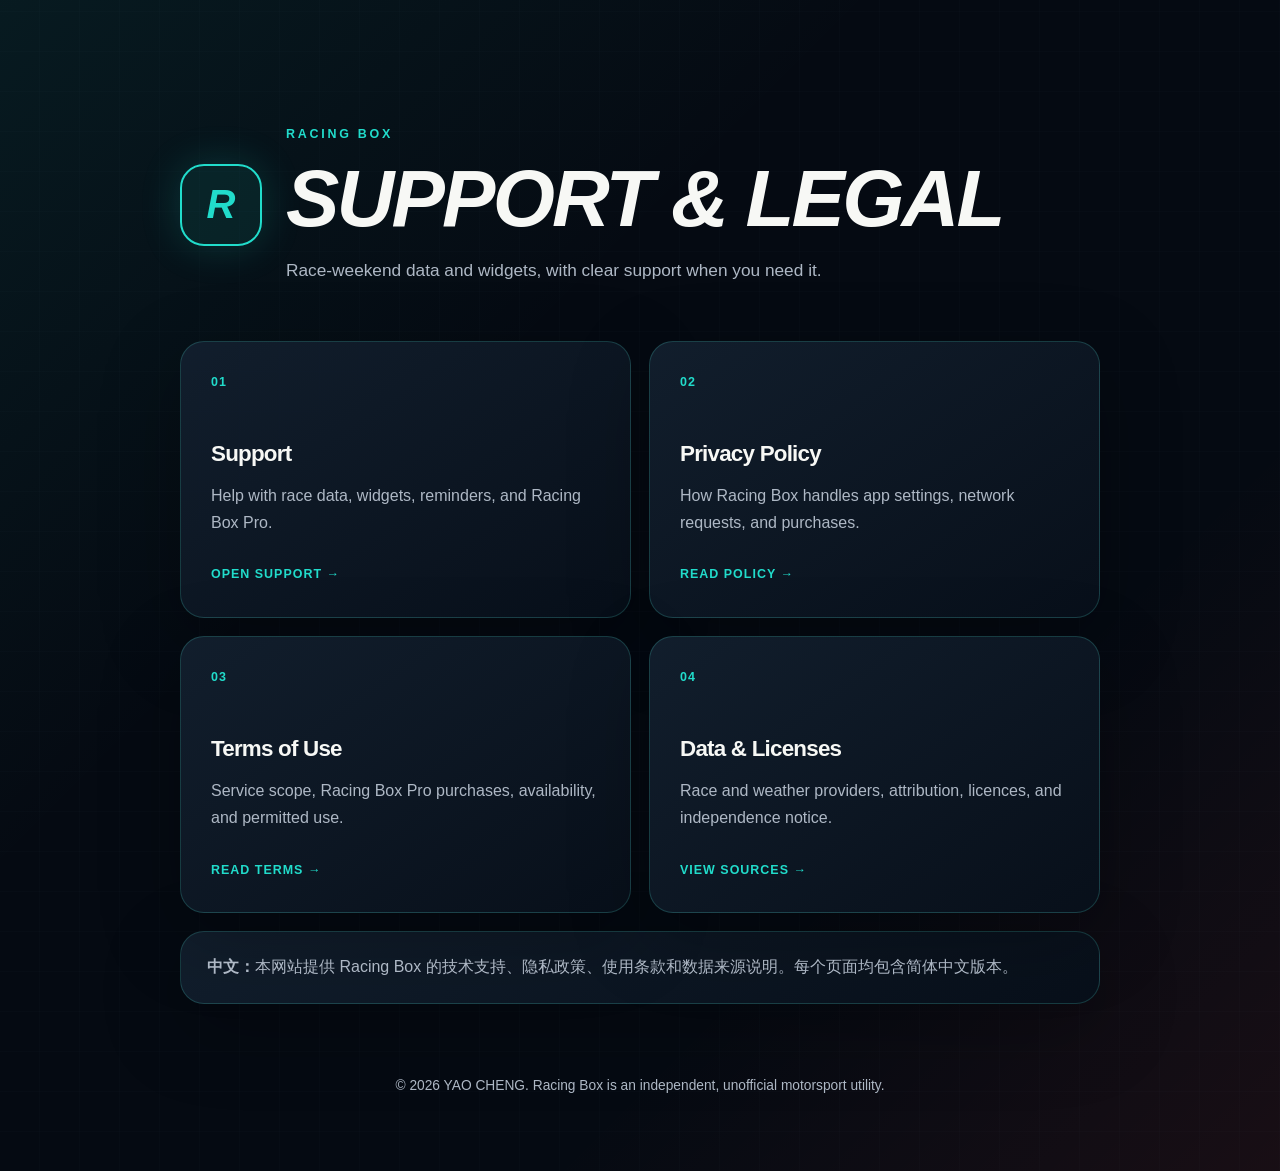
<file: index.html>
<!doctype html>
<html lang="en">
<head>
  <meta charset="utf-8">
  <meta name="viewport" content="width=device-width, initial-scale=1">
  <meta name="description" content="Official support, privacy, terms, and data information for Racing Box.">
  <title>Racing Box — Support &amp; Legal</title>
  <link rel="stylesheet" href="styles.css">
</head>
<body>
  <main class="shell">
    <header class="hero">
      <div class="brand-mark" aria-hidden="true">R</div>
      <div>
        <p class="eyebrow">RACING BOX</p>
        <h1>Support &amp; Legal</h1>
        <p class="lede">Race-weekend data and widgets, with clear support when you need it.</p>
      </div>
    </header>

    <section class="card-grid" aria-label="Resources">
      <a class="resource-card" href="support.html">
        <span class="card-index">01</span>
        <h2>Support</h2>
        <p>Help with race data, widgets, reminders, and Racing Box Pro.</p>
        <span class="card-link">Open support →</span>
      </a>

      <a class="resource-card" href="privacy.html">
        <span class="card-index">02</span>
        <h2>Privacy Policy</h2>
        <p>How Racing Box handles app settings, network requests, and purchases.</p>
        <span class="card-link">Read policy →</span>
      </a>

      <a class="resource-card" href="terms.html">
        <span class="card-index">03</span>
        <h2>Terms of Use</h2>
        <p>Service scope, Racing Box Pro purchases, availability, and permitted use.</p>
        <span class="card-link">Read terms →</span>
      </a>

      <a class="resource-card" href="data-licenses.html">
        <span class="card-index">04</span>
        <h2>Data &amp; Licenses</h2>
        <p>Race and weather providers, attribution, licences, and independence notice.</p>
        <span class="card-link">View sources →</span>
      </a>
    </section>

    <section class="language-note">
      <p><strong>中文：</strong>本网站提供 Racing Box 的技术支持、隐私政策、使用条款和数据来源说明。每个页面均包含简体中文版本。</p>
    </section>

    <footer>
      <p>© 2026 YAO CHENG. Racing Box is an independent, unofficial motorsport utility.</p>
    </footer>
  </main>
</body>
</html>
</file>
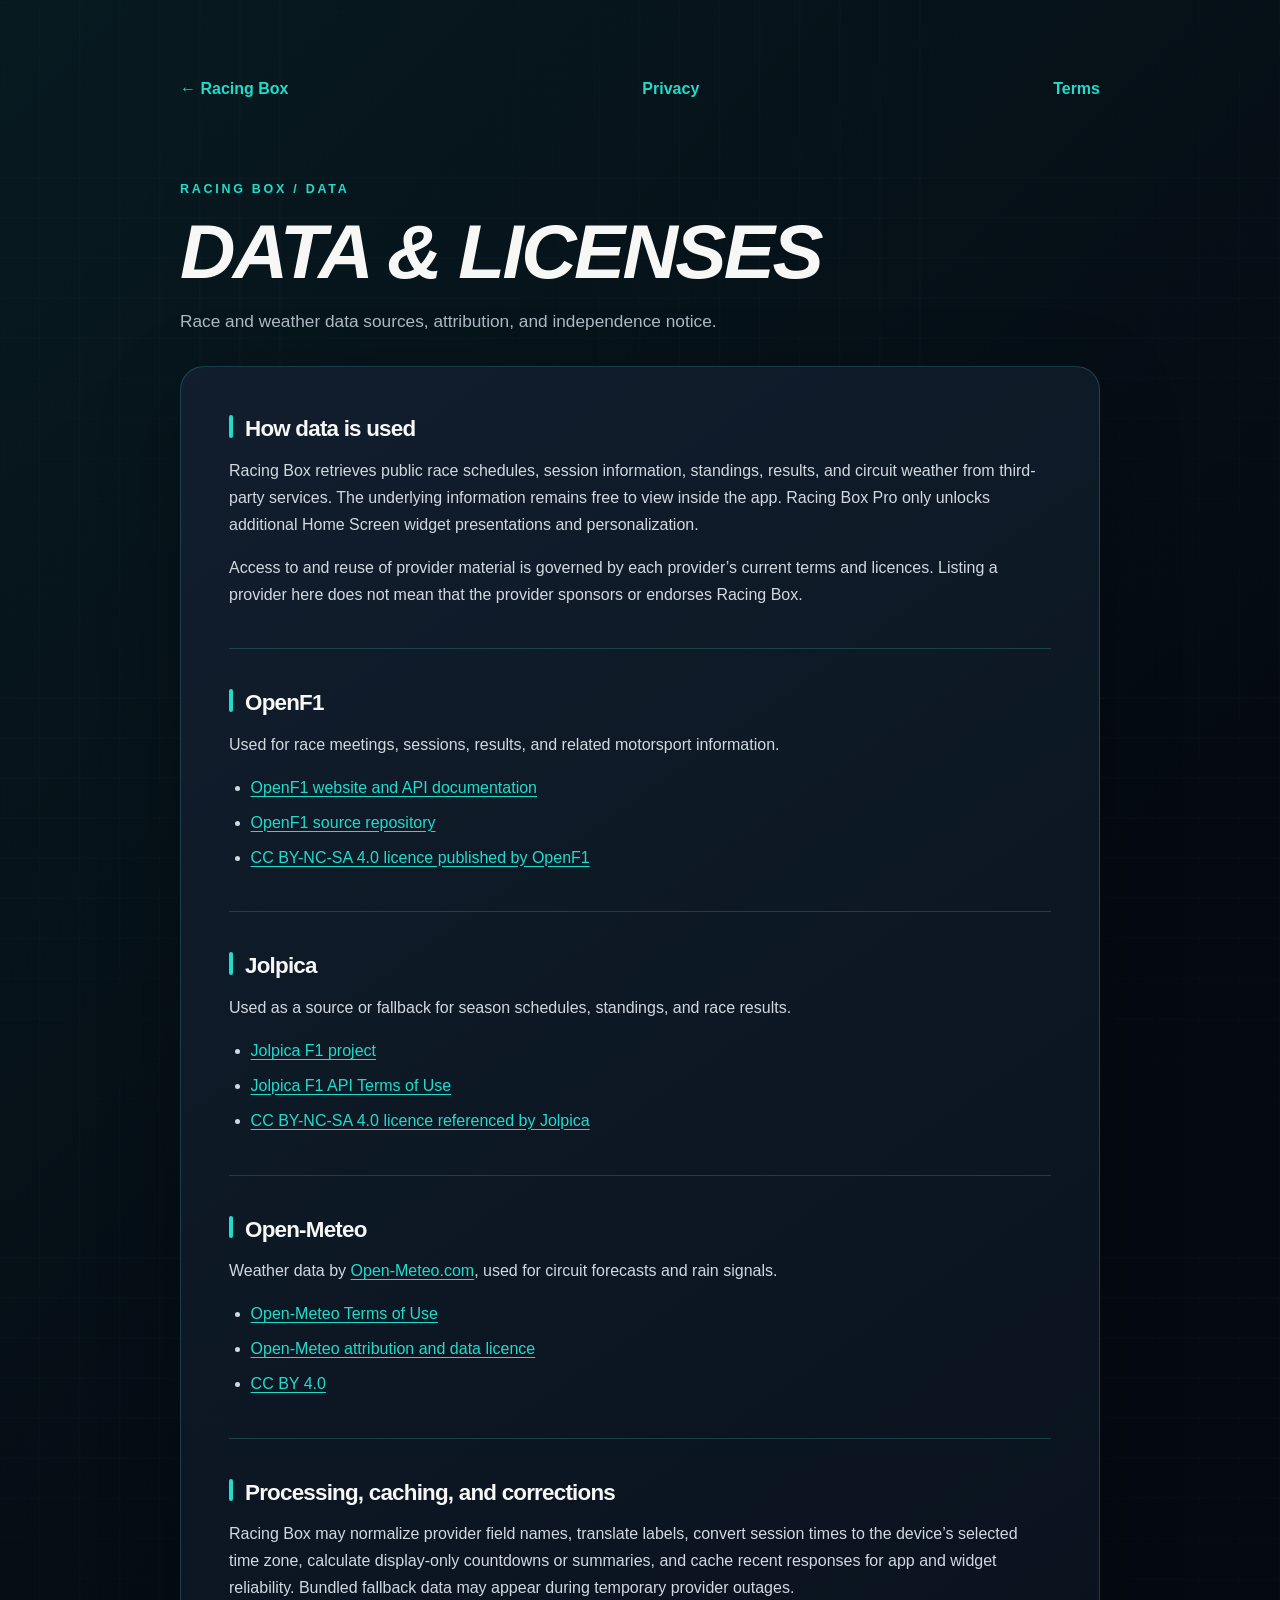
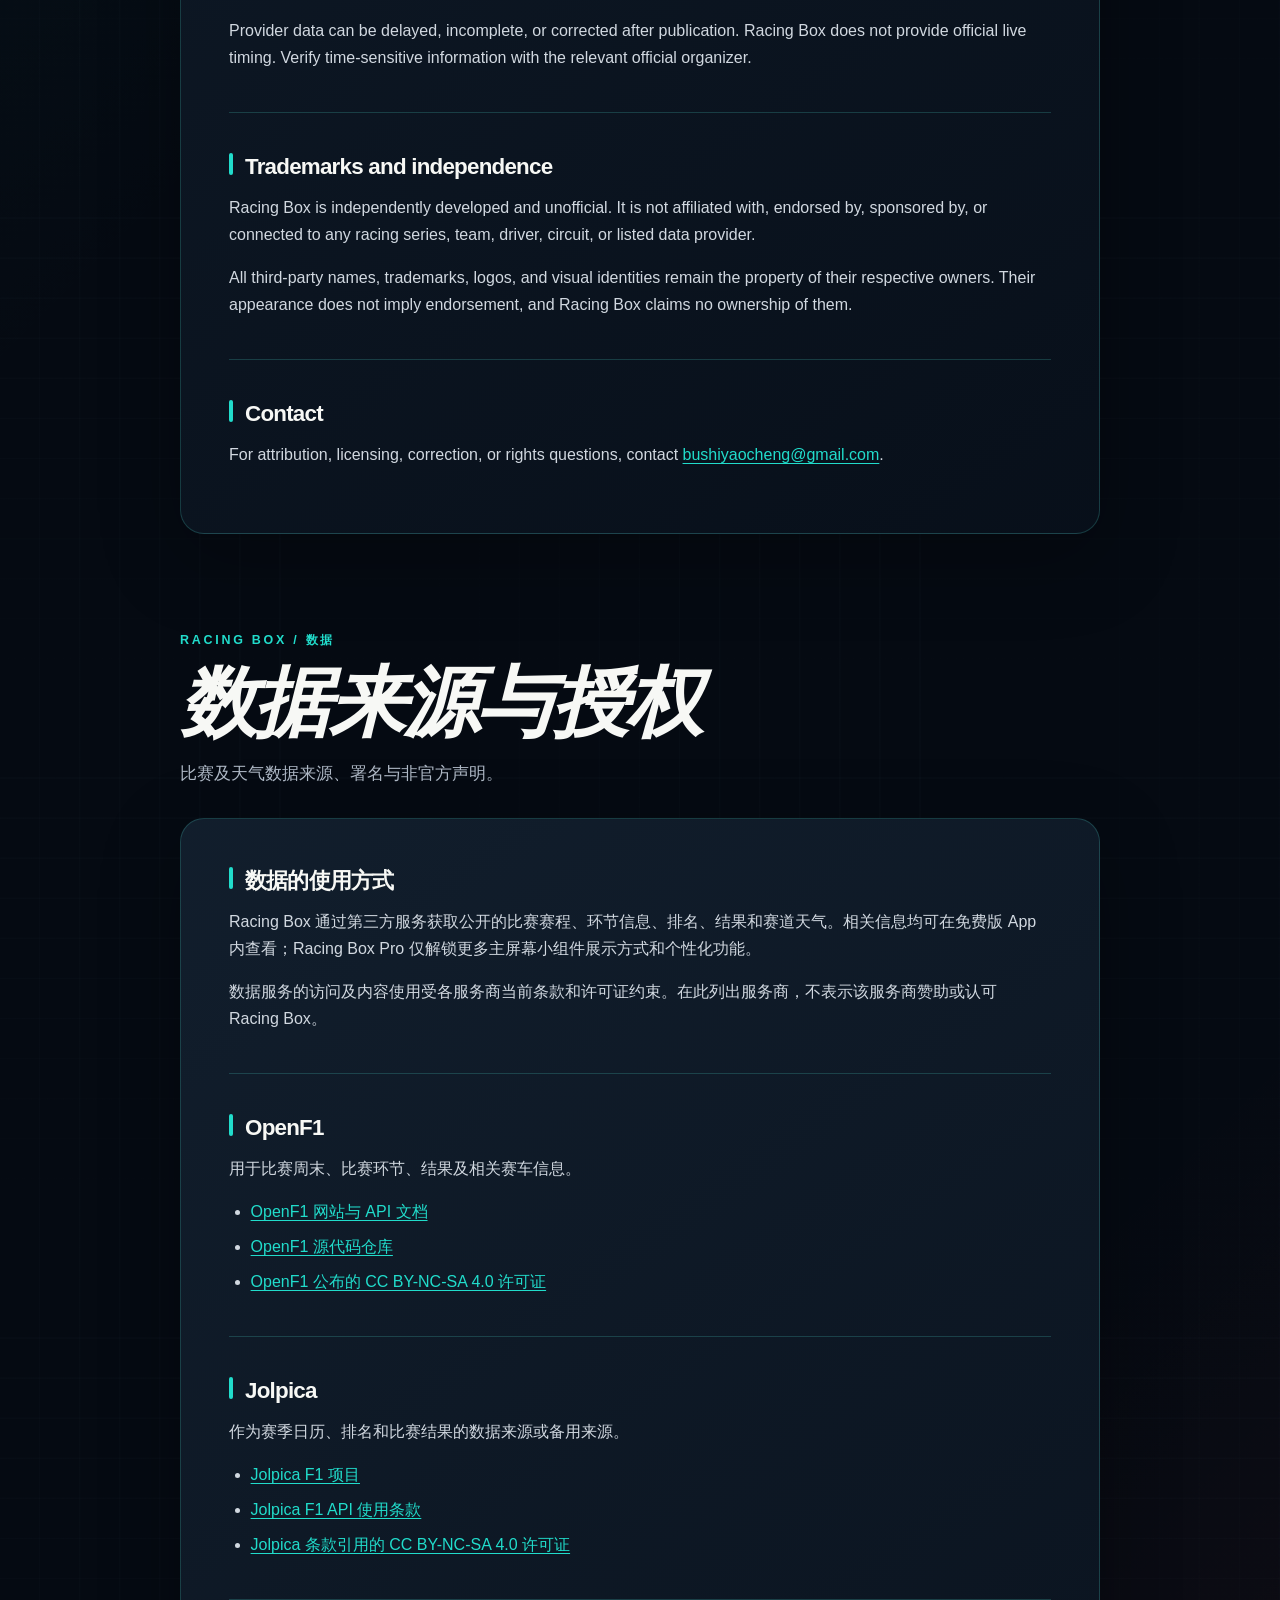
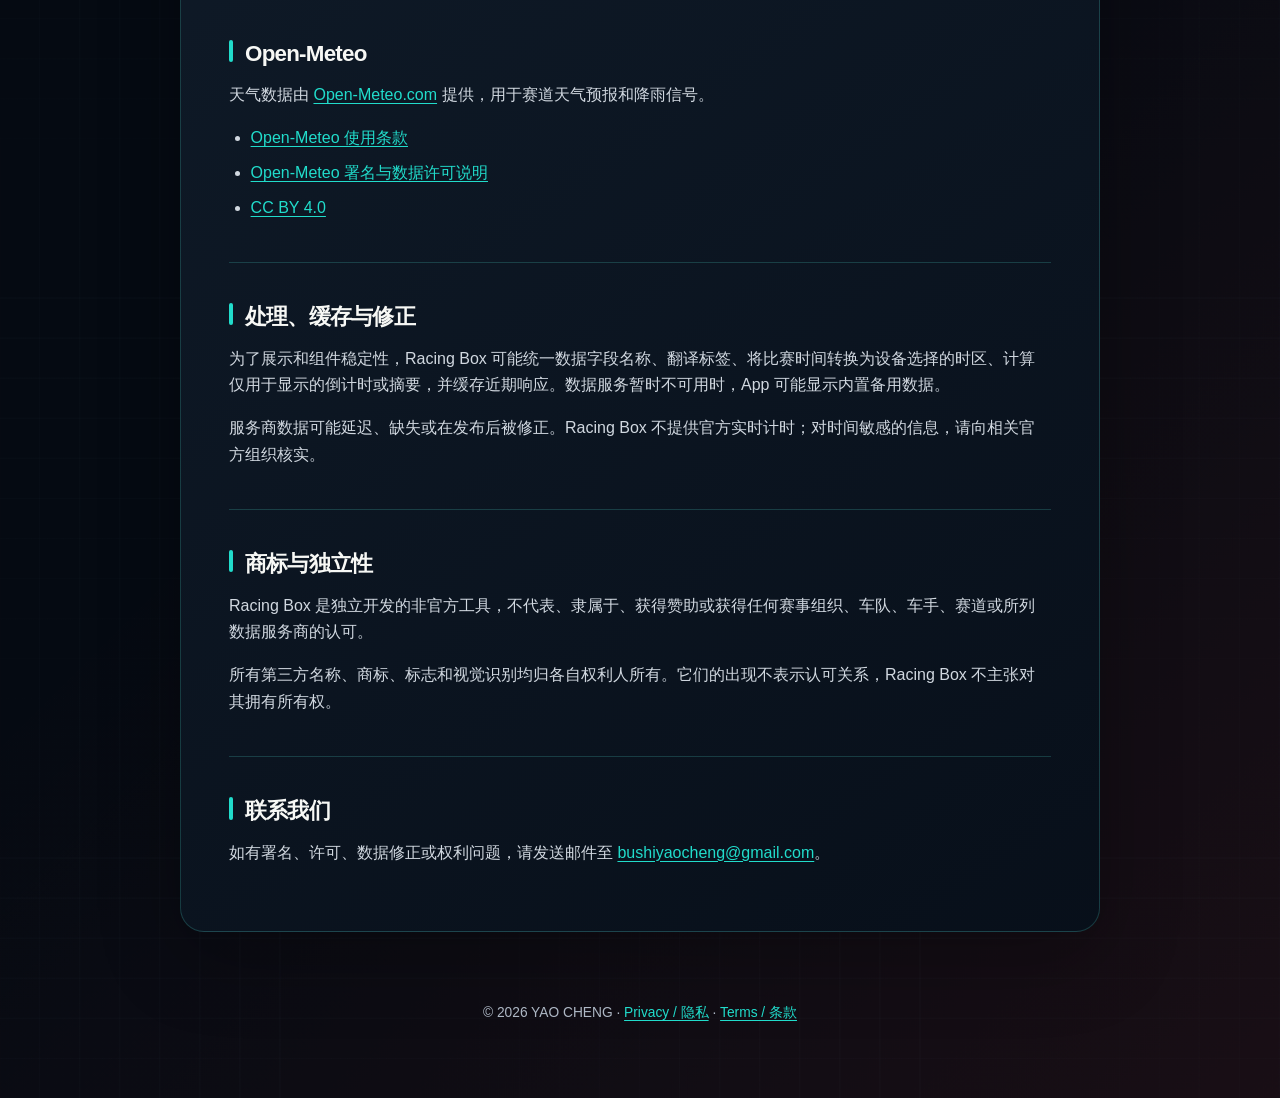
<file: data-licenses.html>
<!doctype html>
<html lang="en">
<head>
  <meta charset="utf-8">
  <meta name="viewport" content="width=device-width, initial-scale=1">
  <meta name="description" content="Data sources, attribution, and licensing information for Racing Box.">
  <title>Racing Box — Data &amp; Licenses</title>
  <link rel="stylesheet" href="styles.css">
</head>
<body>
  <main class="shell article-shell">
    <nav class="top-nav" aria-label="Primary navigation">
      <a href="index.html">← Racing Box</a>
      <a href="privacy.html">Privacy</a>
      <a href="terms.html">Terms</a>
    </nav>

    <header class="article-header">
      <p class="eyebrow">RACING BOX / DATA</p>
      <h1>Data &amp; Licenses</h1>
      <p>Race and weather data sources, attribution, and independence notice.</p>
    </header>

    <article class="content-card legal-copy">
      <section>
        <h2>How data is used</h2>
        <p>Racing Box retrieves public race schedules, session information, standings, results, and circuit weather from third-party services. The underlying information remains free to view inside the app. Racing Box Pro only unlocks additional Home Screen widget presentations and personalization.</p>
        <p>Access to and reuse of provider material is governed by each provider’s current terms and licences. Listing a provider here does not mean that the provider sponsors or endorses Racing Box.</p>
      </section>

      <section>
        <h2>OpenF1</h2>
        <p>Used for race meetings, sessions, results, and related motorsport information.</p>
        <ul>
          <li><a href="https://openf1.org/">OpenF1 website and API documentation</a></li>
          <li><a href="https://github.com/br-g/openf1">OpenF1 source repository</a></li>
          <li><a href="https://github.com/br-g/openf1/blob/main/LICENSE">CC BY-NC-SA 4.0 licence published by OpenF1</a></li>
        </ul>
      </section>

      <section>
        <h2>Jolpica</h2>
        <p>Used as a source or fallback for season schedules, standings, and race results.</p>
        <ul>
          <li><a href="https://github.com/jolpica/jolpica-f1">Jolpica F1 project</a></li>
          <li><a href="https://github.com/jolpica/jolpica-f1/blob/main/TERMS.md">Jolpica F1 API Terms of Use</a></li>
          <li><a href="https://creativecommons.org/licenses/by-nc-sa/4.0/">CC BY-NC-SA 4.0 licence referenced by Jolpica</a></li>
        </ul>
      </section>

      <section>
        <h2>Open-Meteo</h2>
        <p>Weather data by <a href="https://open-meteo.com/">Open-Meteo.com</a>, used for circuit forecasts and rain signals.</p>
        <ul>
          <li><a href="https://open-meteo.com/en/terms">Open-Meteo Terms of Use</a></li>
          <li><a href="https://open-meteo.com/en/license">Open-Meteo attribution and data licence</a></li>
          <li><a href="https://creativecommons.org/licenses/by/4.0/">CC BY 4.0</a></li>
        </ul>
      </section>

      <section>
        <h2>Processing, caching, and corrections</h2>
        <p>Racing Box may normalize provider field names, translate labels, convert session times to the device’s selected time zone, calculate display-only countdowns or summaries, and cache recent responses for app and widget reliability. Bundled fallback data may appear during temporary provider outages.</p>
        <p>Provider data can be delayed, incomplete, or corrected after publication. Racing Box does not provide official live timing. Verify time-sensitive information with the relevant official organizer.</p>
      </section>

      <section>
        <h2>Trademarks and independence</h2>
        <p>Racing Box is independently developed and unofficial. It is not affiliated with, endorsed by, sponsored by, or connected to any racing series, team, driver, circuit, or listed data provider.</p>
        <p>All third-party names, trademarks, logos, and visual identities remain the property of their respective owners. Their appearance does not imply endorsement, and Racing Box claims no ownership of them.</p>
      </section>

      <section>
        <h2>Contact</h2>
        <p>For attribution, licensing, correction, or rights questions, contact <a href="mailto:bushiyaocheng@gmail.com">bushiyaocheng@gmail.com</a>.</p>
      </section>
    </article>

    <header class="article-header language-header" lang="zh-Hans">
      <p class="eyebrow">RACING BOX / 数据</p>
      <h1>数据来源与授权</h1>
      <p>比赛及天气数据来源、署名与非官方声明。</p>
    </header>

    <article class="content-card legal-copy" lang="zh-Hans">
      <section>
        <h2>数据的使用方式</h2>
        <p>Racing Box 通过第三方服务获取公开的比赛赛程、环节信息、排名、结果和赛道天气。相关信息均可在免费版 App 内查看；Racing Box Pro 仅解锁更多主屏幕小组件展示方式和个性化功能。</p>
        <p>数据服务的访问及内容使用受各服务商当前条款和许可证约束。在此列出服务商，不表示该服务商赞助或认可 Racing Box。</p>
      </section>

      <section>
        <h2>OpenF1</h2>
        <p>用于比赛周末、比赛环节、结果及相关赛车信息。</p>
        <ul>
          <li><a href="https://openf1.org/">OpenF1 网站与 API 文档</a></li>
          <li><a href="https://github.com/br-g/openf1">OpenF1 源代码仓库</a></li>
          <li><a href="https://github.com/br-g/openf1/blob/main/LICENSE">OpenF1 公布的 CC BY-NC-SA 4.0 许可证</a></li>
        </ul>
      </section>

      <section>
        <h2>Jolpica</h2>
        <p>作为赛季日历、排名和比赛结果的数据来源或备用来源。</p>
        <ul>
          <li><a href="https://github.com/jolpica/jolpica-f1">Jolpica F1 项目</a></li>
          <li><a href="https://github.com/jolpica/jolpica-f1/blob/main/TERMS.md">Jolpica F1 API 使用条款</a></li>
          <li><a href="https://creativecommons.org/licenses/by-nc-sa/4.0/">Jolpica 条款引用的 CC BY-NC-SA 4.0 许可证</a></li>
        </ul>
      </section>

      <section>
        <h2>Open-Meteo</h2>
        <p>天气数据由 <a href="https://open-meteo.com/">Open-Meteo.com</a> 提供，用于赛道天气预报和降雨信号。</p>
        <ul>
          <li><a href="https://open-meteo.com/en/terms">Open-Meteo 使用条款</a></li>
          <li><a href="https://open-meteo.com/en/license">Open-Meteo 署名与数据许可说明</a></li>
          <li><a href="https://creativecommons.org/licenses/by/4.0/">CC BY 4.0</a></li>
        </ul>
      </section>

      <section>
        <h2>处理、缓存与修正</h2>
        <p>为了展示和组件稳定性，Racing Box 可能统一数据字段名称、翻译标签、将比赛时间转换为设备选择的时区、计算仅用于显示的倒计时或摘要，并缓存近期响应。数据服务暂时不可用时，App 可能显示内置备用数据。</p>
        <p>服务商数据可能延迟、缺失或在发布后被修正。Racing Box 不提供官方实时计时；对时间敏感的信息，请向相关官方组织核实。</p>
      </section>

      <section>
        <h2>商标与独立性</h2>
        <p>Racing Box 是独立开发的非官方工具，不代表、隶属于、获得赞助或获得任何赛事组织、车队、车手、赛道或所列数据服务商的认可。</p>
        <p>所有第三方名称、商标、标志和视觉识别均归各自权利人所有。它们的出现不表示认可关系，Racing Box 不主张对其拥有所有权。</p>
      </section>

      <section>
        <h2>联系我们</h2>
        <p>如有署名、许可、数据修正或权利问题，请发送邮件至 <a href="mailto:bushiyaocheng@gmail.com">bushiyaocheng@gmail.com</a>。</p>
      </section>
    </article>

    <footer>
      <p>© 2026 YAO CHENG · <a href="privacy.html">Privacy / 隐私</a> · <a href="terms.html">Terms / 条款</a></p>
    </footer>
  </main>
</body>
</html>
</file>
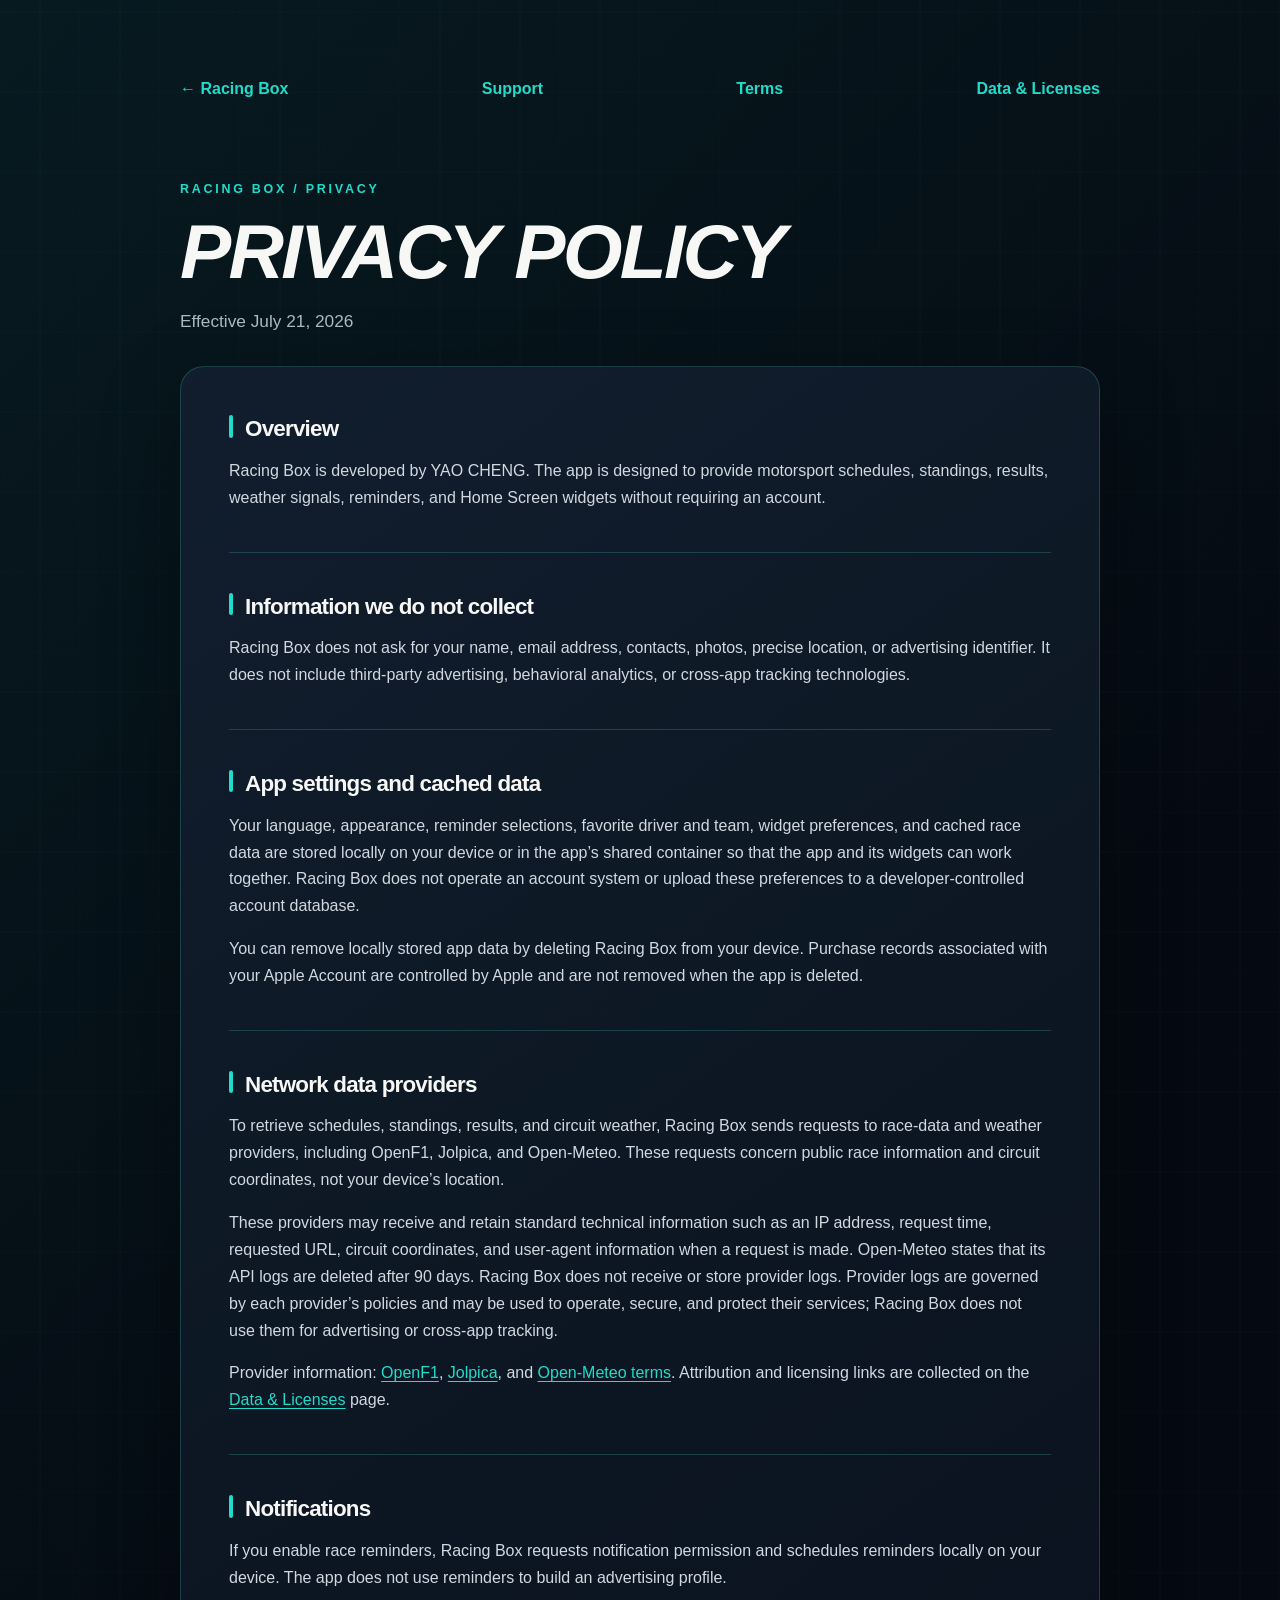
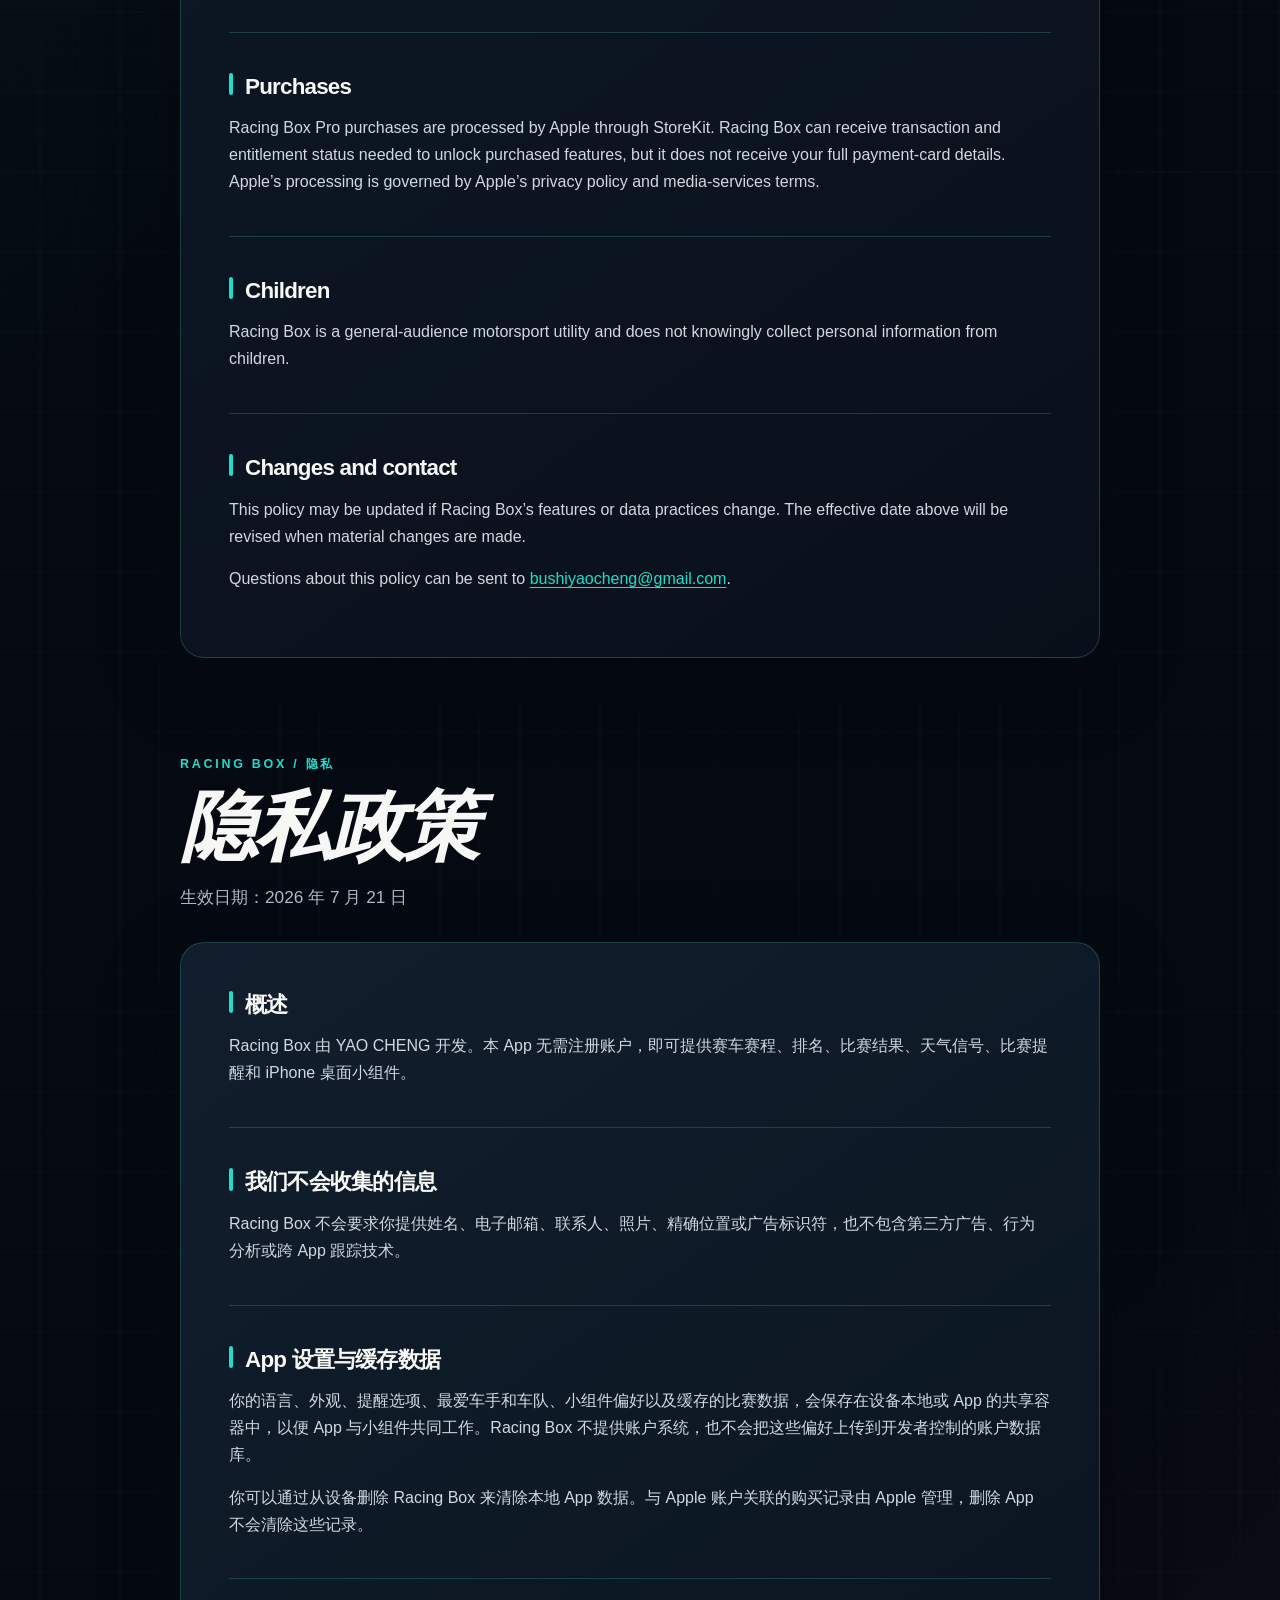
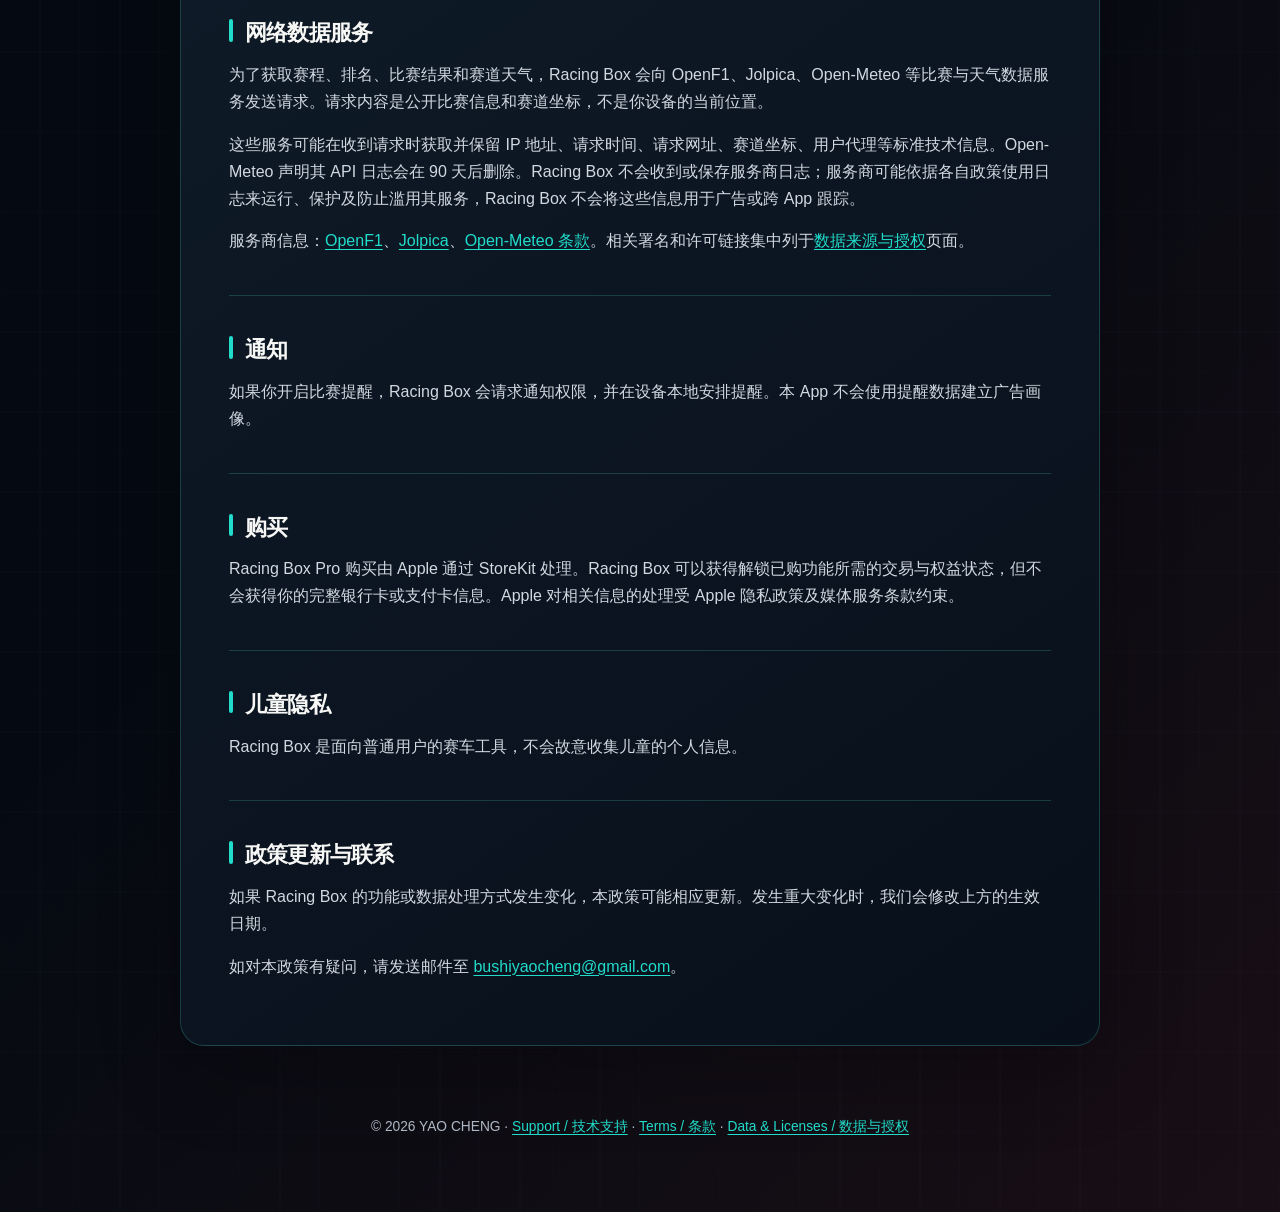
<file: privacy.html>
<!doctype html>
<html lang="en">
<head>
  <meta charset="utf-8">
  <meta name="viewport" content="width=device-width, initial-scale=1">
  <meta name="description" content="Privacy Policy for Racing Box on iPhone.">
  <title>Racing Box — Privacy Policy</title>
  <link rel="stylesheet" href="styles.css">
</head>
<body>
  <main class="shell article-shell">
    <nav class="top-nav" aria-label="Primary navigation">
      <a href="index.html">← Racing Box</a>
      <a href="support.html">Support</a>
      <a href="terms.html">Terms</a>
      <a href="data-licenses.html">Data &amp; Licenses</a>
    </nav>

    <header class="article-header">
      <p class="eyebrow">RACING BOX / PRIVACY</p>
      <h1>Privacy Policy</h1>
      <p>Effective July 21, 2026</p>
    </header>

    <article class="content-card legal-copy">
      <section>
        <h2>Overview</h2>
        <p>Racing Box is developed by YAO CHENG. The app is designed to provide motorsport schedules, standings, results, weather signals, reminders, and Home Screen widgets without requiring an account.</p>
      </section>

      <section>
        <h2>Information we do not collect</h2>
        <p>Racing Box does not ask for your name, email address, contacts, photos, precise location, or advertising identifier. It does not include third-party advertising, behavioral analytics, or cross-app tracking technologies.</p>
      </section>

      <section>
        <h2>App settings and cached data</h2>
        <p>Your language, appearance, reminder selections, favorite driver and team, widget preferences, and cached race data are stored locally on your device or in the app’s shared container so that the app and its widgets can work together. Racing Box does not operate an account system or upload these preferences to a developer-controlled account database.</p>
        <p>You can remove locally stored app data by deleting Racing Box from your device. Purchase records associated with your Apple Account are controlled by Apple and are not removed when the app is deleted.</p>
      </section>

      <section>
        <h2>Network data providers</h2>
        <p>To retrieve schedules, standings, results, and circuit weather, Racing Box sends requests to race-data and weather providers, including OpenF1, Jolpica, and Open-Meteo. These requests concern public race information and circuit coordinates, not your device’s location.</p>
        <p>These providers may receive and retain standard technical information such as an IP address, request time, requested URL, circuit coordinates, and user-agent information when a request is made. Open-Meteo states that its API logs are deleted after 90 days. Racing Box does not receive or store provider logs. Provider logs are governed by each provider’s policies and may be used to operate, secure, and protect their services; Racing Box does not use them for advertising or cross-app tracking.</p>
        <p>Provider information: <a href="https://openf1.org/">OpenF1</a>, <a href="https://github.com/jolpica/jolpica-f1">Jolpica</a>, and <a href="https://open-meteo.com/en/terms">Open-Meteo terms</a>. Attribution and licensing links are collected on the <a href="data-licenses.html">Data &amp; Licenses</a> page.</p>
      </section>

      <section>
        <h2>Notifications</h2>
        <p>If you enable race reminders, Racing Box requests notification permission and schedules reminders locally on your device. The app does not use reminders to build an advertising profile.</p>
      </section>

      <section>
        <h2>Purchases</h2>
        <p>Racing Box Pro purchases are processed by Apple through StoreKit. Racing Box can receive transaction and entitlement status needed to unlock purchased features, but it does not receive your full payment-card details. Apple’s processing is governed by Apple’s privacy policy and media-services terms.</p>
      </section>

      <section>
        <h2>Children</h2>
        <p>Racing Box is a general-audience motorsport utility and does not knowingly collect personal information from children.</p>
      </section>

      <section>
        <h2>Changes and contact</h2>
        <p>This policy may be updated if Racing Box’s features or data practices change. The effective date above will be revised when material changes are made.</p>
        <p>Questions about this policy can be sent to <a href="mailto:bushiyaocheng@gmail.com">bushiyaocheng@gmail.com</a>.</p>
      </section>
    </article>

    <header class="article-header language-header" lang="zh-Hans">
      <p class="eyebrow">RACING BOX / 隐私</p>
      <h1>隐私政策</h1>
      <p>生效日期：2026 年 7 月 21 日</p>
    </header>

    <article class="content-card legal-copy" lang="zh-Hans">
      <section>
        <h2>概述</h2>
        <p>Racing Box 由 YAO CHENG 开发。本 App 无需注册账户，即可提供赛车赛程、排名、比赛结果、天气信号、比赛提醒和 iPhone 桌面小组件。</p>
      </section>

      <section>
        <h2>我们不会收集的信息</h2>
        <p>Racing Box 不会要求你提供姓名、电子邮箱、联系人、照片、精确位置或广告标识符，也不包含第三方广告、行为分析或跨 App 跟踪技术。</p>
      </section>

      <section>
        <h2>App 设置与缓存数据</h2>
        <p>你的语言、外观、提醒选项、最爱车手和车队、小组件偏好以及缓存的比赛数据，会保存在设备本地或 App 的共享容器中，以便 App 与小组件共同工作。Racing Box 不提供账户系统，也不会把这些偏好上传到开发者控制的账户数据库。</p>
        <p>你可以通过从设备删除 Racing Box 来清除本地 App 数据。与 Apple 账户关联的购买记录由 Apple 管理，删除 App 不会清除这些记录。</p>
      </section>

      <section>
        <h2>网络数据服务</h2>
        <p>为了获取赛程、排名、比赛结果和赛道天气，Racing Box 会向 OpenF1、Jolpica、Open-Meteo 等比赛与天气数据服务发送请求。请求内容是公开比赛信息和赛道坐标，不是你设备的当前位置。</p>
        <p>这些服务可能在收到请求时获取并保留 IP 地址、请求时间、请求网址、赛道坐标、用户代理等标准技术信息。Open-Meteo 声明其 API 日志会在 90 天后删除。Racing Box 不会收到或保存服务商日志；服务商可能依据各自政策使用日志来运行、保护及防止滥用其服务，Racing Box 不会将这些信息用于广告或跨 App 跟踪。</p>
        <p>服务商信息：<a href="https://openf1.org/">OpenF1</a>、<a href="https://github.com/jolpica/jolpica-f1">Jolpica</a>、<a href="https://open-meteo.com/en/terms">Open-Meteo 条款</a>。相关署名和许可链接集中列于<a href="data-licenses.html">数据来源与授权</a>页面。</p>
      </section>

      <section>
        <h2>通知</h2>
        <p>如果你开启比赛提醒，Racing Box 会请求通知权限，并在设备本地安排提醒。本 App 不会使用提醒数据建立广告画像。</p>
      </section>

      <section>
        <h2>购买</h2>
        <p>Racing Box Pro 购买由 Apple 通过 StoreKit 处理。Racing Box 可以获得解锁已购功能所需的交易与权益状态，但不会获得你的完整银行卡或支付卡信息。Apple 对相关信息的处理受 Apple 隐私政策及媒体服务条款约束。</p>
      </section>

      <section>
        <h2>儿童隐私</h2>
        <p>Racing Box 是面向普通用户的赛车工具，不会故意收集儿童的个人信息。</p>
      </section>

      <section>
        <h2>政策更新与联系</h2>
        <p>如果 Racing Box 的功能或数据处理方式发生变化，本政策可能相应更新。发生重大变化时，我们会修改上方的生效日期。</p>
        <p>如对本政策有疑问，请发送邮件至 <a href="mailto:bushiyaocheng@gmail.com">bushiyaocheng@gmail.com</a>。</p>
      </section>
    </article>

    <footer>
      <p>© 2026 YAO CHENG · <a href="support.html">Support / 技术支持</a> · <a href="terms.html">Terms / 条款</a> · <a href="data-licenses.html">Data &amp; Licenses / 数据与授权</a></p>
    </footer>
  </main>
</body>
</html>
</file>
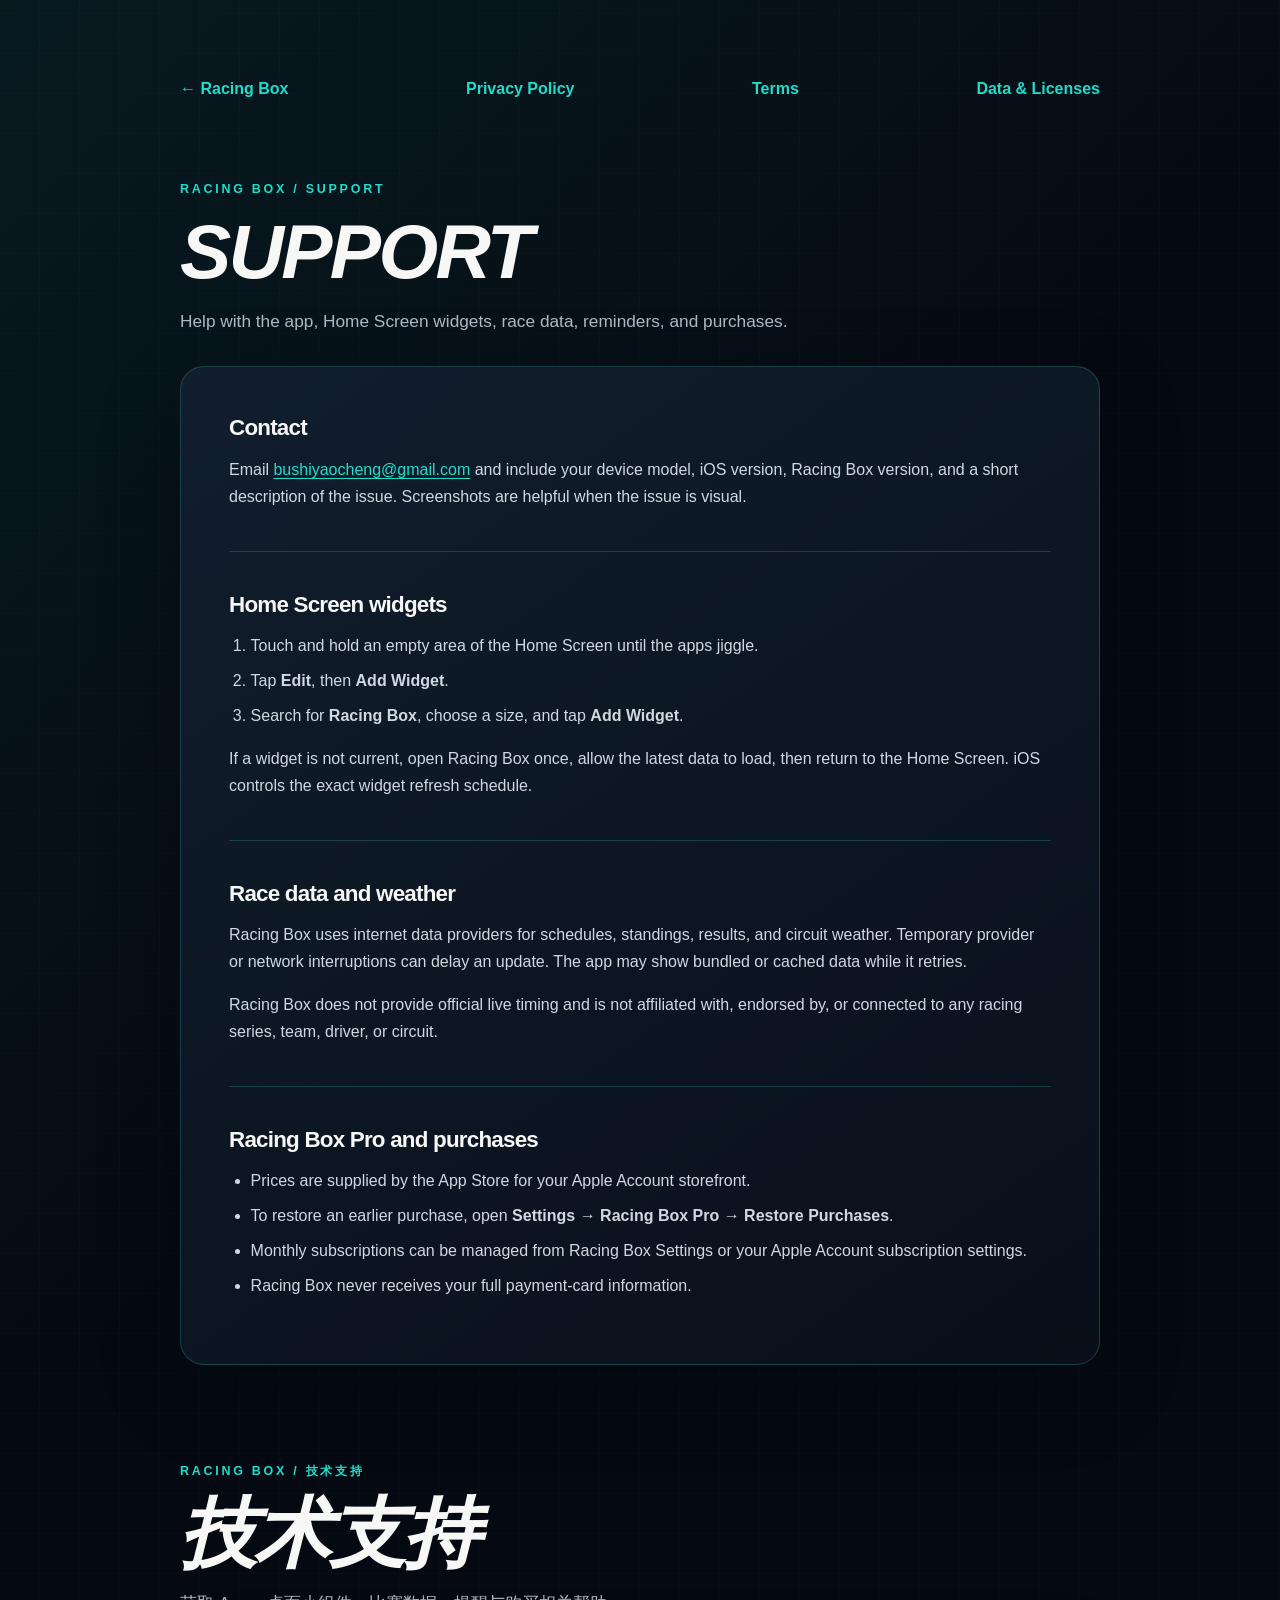
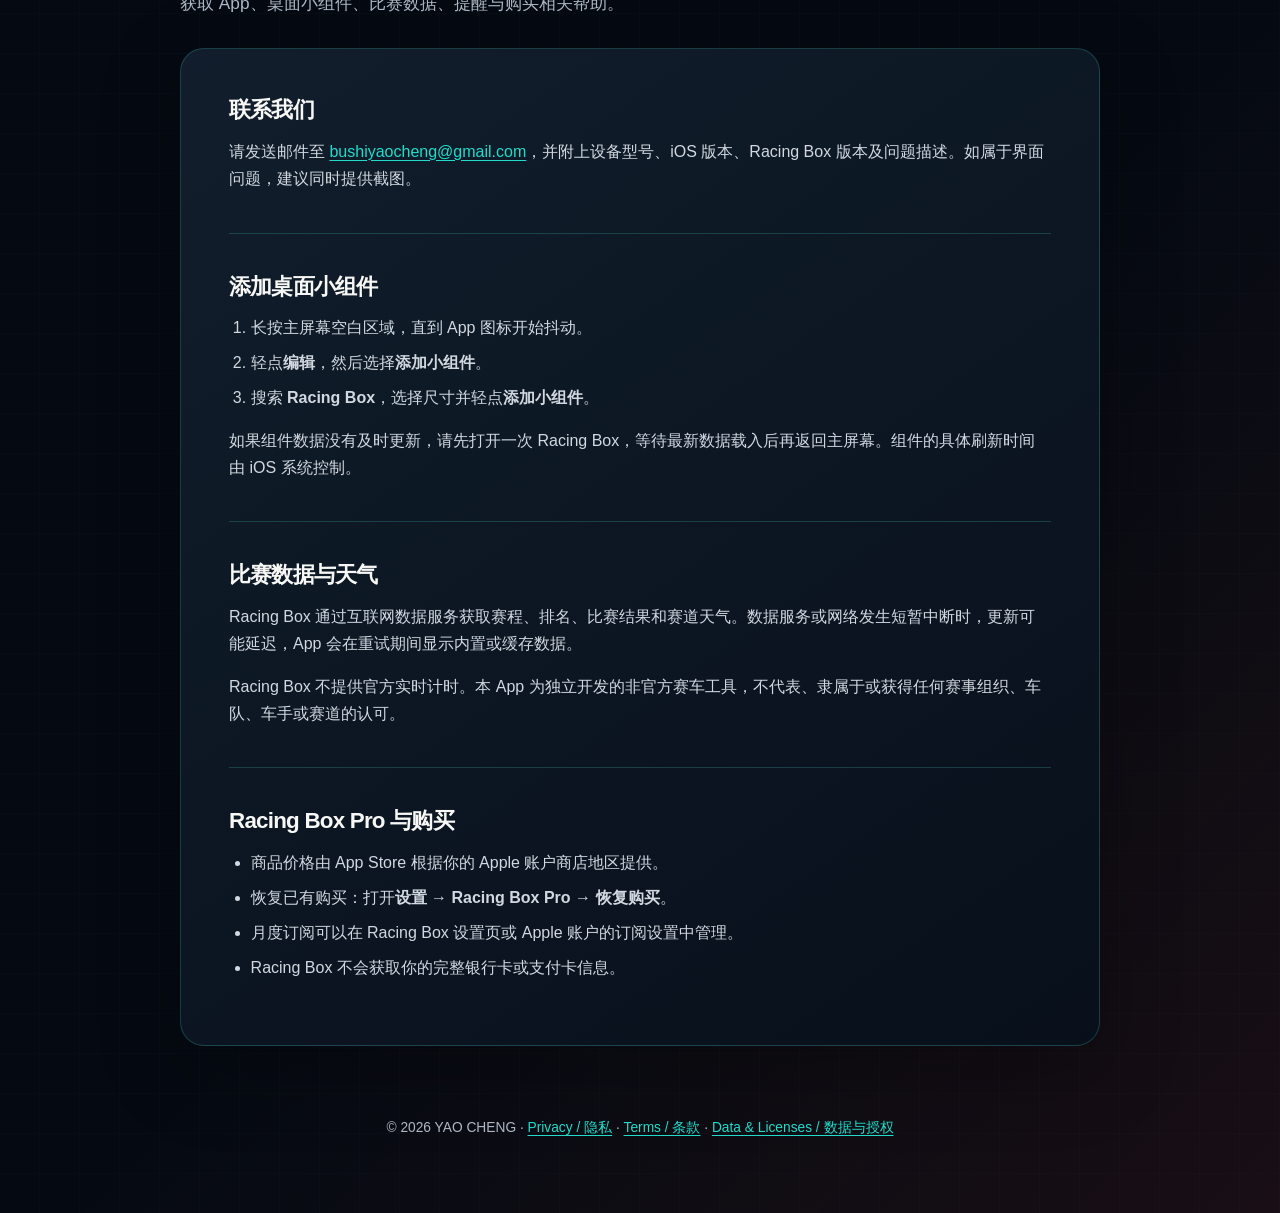
<file: support.html>
<!doctype html>
<html lang="en">
<head>
  <meta charset="utf-8">
  <meta name="viewport" content="width=device-width, initial-scale=1">
  <meta name="description" content="Technical support for Racing Box on iPhone.">
  <title>Racing Box — Support</title>
  <link rel="stylesheet" href="styles.css">
</head>
<body>
  <main class="shell article-shell">
    <nav class="top-nav" aria-label="Primary navigation">
      <a href="index.html">← Racing Box</a>
      <a href="privacy.html">Privacy Policy</a>
      <a href="terms.html">Terms</a>
      <a href="data-licenses.html">Data &amp; Licenses</a>
    </nav>

    <header class="article-header">
      <p class="eyebrow">RACING BOX / SUPPORT</p>
      <h1>Support</h1>
      <p>Help with the app, Home Screen widgets, race data, reminders, and purchases.</p>
    </header>

    <article class="content-card">
      <section>
        <h2>Contact</h2>
        <p>Email <a href="mailto:bushiyaocheng@gmail.com">bushiyaocheng@gmail.com</a> and include your device model, iOS version, Racing Box version, and a short description of the issue. Screenshots are helpful when the issue is visual.</p>
      </section>

      <section>
        <h2>Home Screen widgets</h2>
        <ol>
          <li>Touch and hold an empty area of the Home Screen until the apps jiggle.</li>
          <li>Tap <strong>Edit</strong>, then <strong>Add Widget</strong>.</li>
          <li>Search for <strong>Racing Box</strong>, choose a size, and tap <strong>Add Widget</strong>.</li>
        </ol>
        <p>If a widget is not current, open Racing Box once, allow the latest data to load, then return to the Home Screen. iOS controls the exact widget refresh schedule.</p>
      </section>

      <section>
        <h2>Race data and weather</h2>
        <p>Racing Box uses internet data providers for schedules, standings, results, and circuit weather. Temporary provider or network interruptions can delay an update. The app may show bundled or cached data while it retries.</p>
        <p>Racing Box does not provide official live timing and is not affiliated with, endorsed by, or connected to any racing series, team, driver, or circuit.</p>
      </section>

      <section>
        <h2>Racing Box Pro and purchases</h2>
        <ul>
          <li>Prices are supplied by the App Store for your Apple Account storefront.</li>
          <li>To restore an earlier purchase, open <strong>Settings → Racing Box Pro → Restore Purchases</strong>.</li>
          <li>Monthly subscriptions can be managed from Racing Box Settings or your Apple Account subscription settings.</li>
          <li>Racing Box never receives your full payment-card information.</li>
        </ul>
      </section>
    </article>

    <header class="article-header language-header" lang="zh-Hans">
      <p class="eyebrow">RACING BOX / 技术支持</p>
      <h1>技术支持</h1>
      <p>获取 App、桌面小组件、比赛数据、提醒与购买相关帮助。</p>
    </header>

    <article class="content-card" lang="zh-Hans">
      <section>
        <h2>联系我们</h2>
        <p>请发送邮件至 <a href="mailto:bushiyaocheng@gmail.com">bushiyaocheng@gmail.com</a>，并附上设备型号、iOS 版本、Racing Box 版本及问题描述。如属于界面问题，建议同时提供截图。</p>
      </section>

      <section>
        <h2>添加桌面小组件</h2>
        <ol>
          <li>长按主屏幕空白区域，直到 App 图标开始抖动。</li>
          <li>轻点<strong>编辑</strong>，然后选择<strong>添加小组件</strong>。</li>
          <li>搜索 <strong>Racing Box</strong>，选择尺寸并轻点<strong>添加小组件</strong>。</li>
        </ol>
        <p>如果组件数据没有及时更新，请先打开一次 Racing Box，等待最新数据载入后再返回主屏幕。组件的具体刷新时间由 iOS 系统控制。</p>
      </section>

      <section>
        <h2>比赛数据与天气</h2>
        <p>Racing Box 通过互联网数据服务获取赛程、排名、比赛结果和赛道天气。数据服务或网络发生短暂中断时，更新可能延迟，App 会在重试期间显示内置或缓存数据。</p>
        <p>Racing Box 不提供官方实时计时。本 App 为独立开发的非官方赛车工具，不代表、隶属于或获得任何赛事组织、车队、车手或赛道的认可。</p>
      </section>

      <section>
        <h2>Racing Box Pro 与购买</h2>
        <ul>
          <li>商品价格由 App Store 根据你的 Apple 账户商店地区提供。</li>
          <li>恢复已有购买：打开<strong>设置 → Racing Box Pro → 恢复购买</strong>。</li>
          <li>月度订阅可以在 Racing Box 设置页或 Apple 账户的订阅设置中管理。</li>
          <li>Racing Box 不会获取你的完整银行卡或支付卡信息。</li>
        </ul>
      </section>
    </article>

    <footer>
      <p>© 2026 YAO CHENG · <a href="privacy.html">Privacy / 隐私</a> · <a href="terms.html">Terms / 条款</a> · <a href="data-licenses.html">Data &amp; Licenses / 数据与授权</a></p>
    </footer>
  </main>
</body>
</html>
</file>
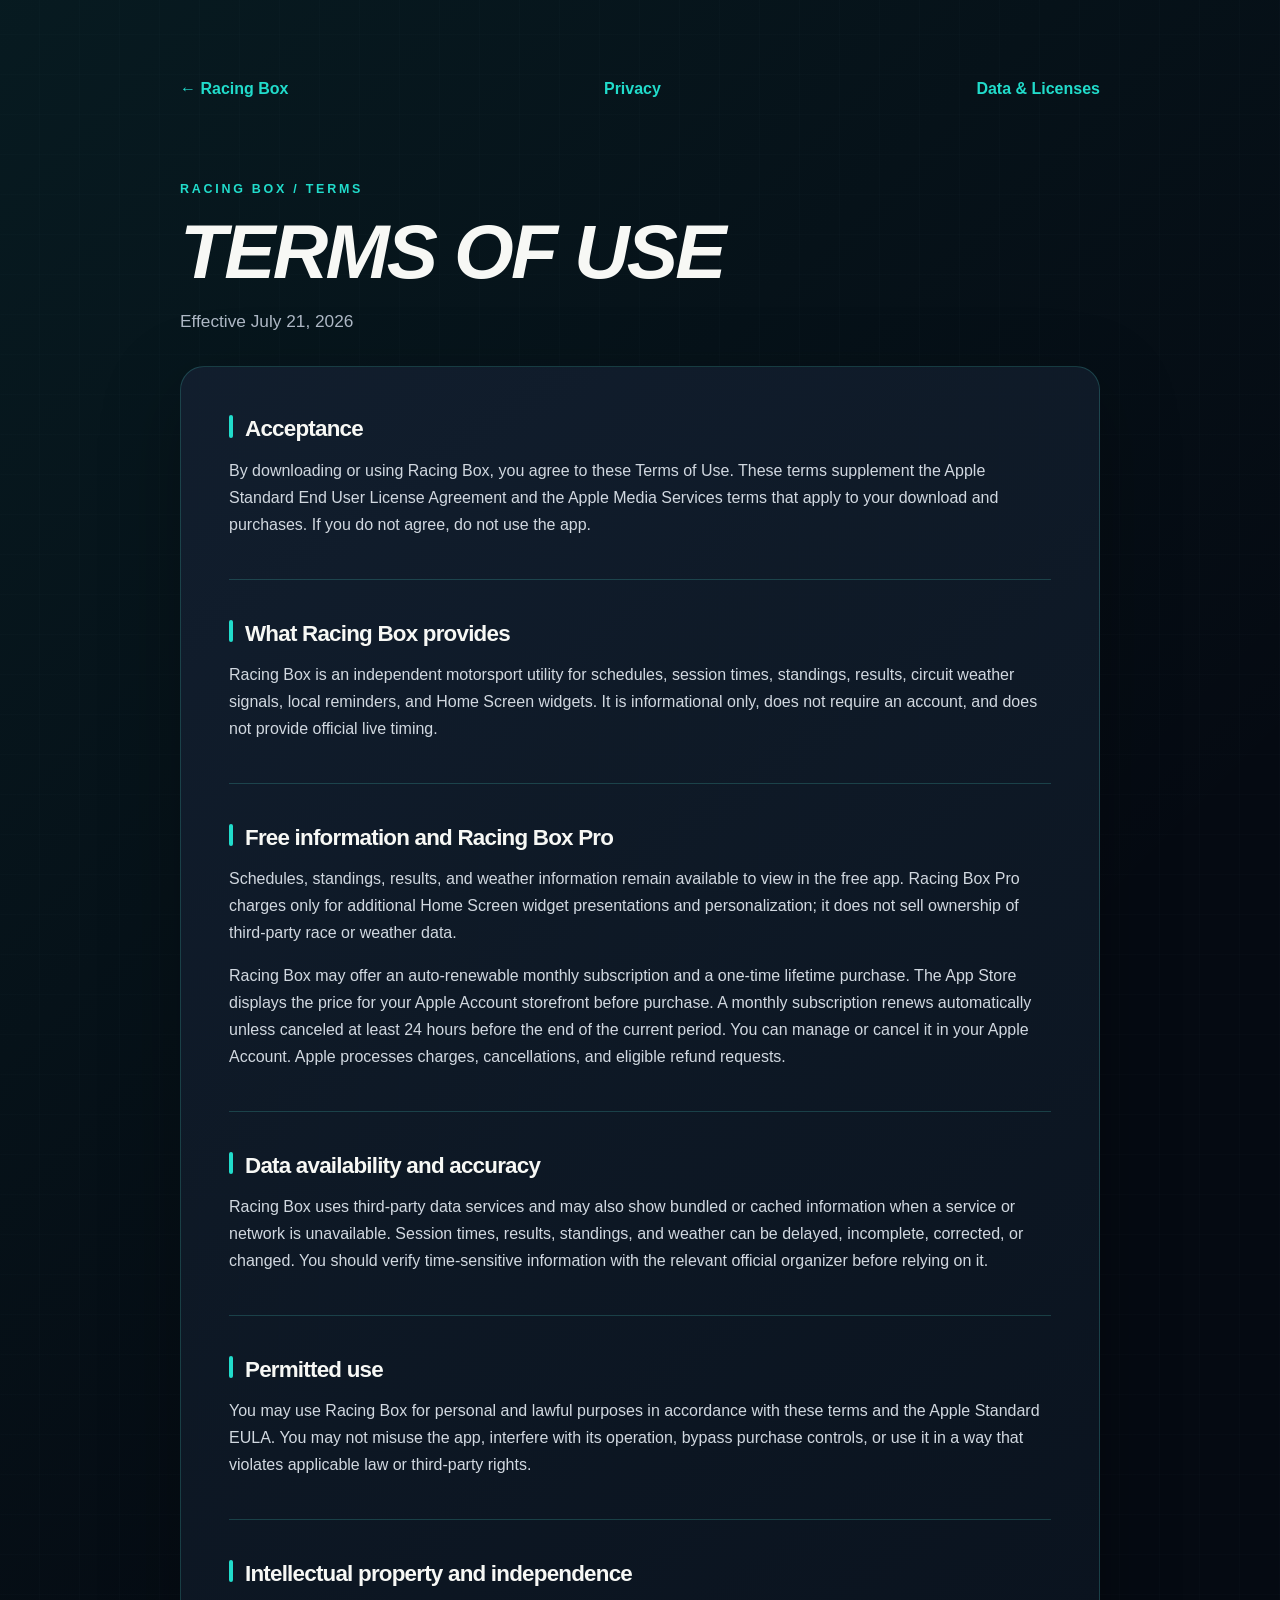
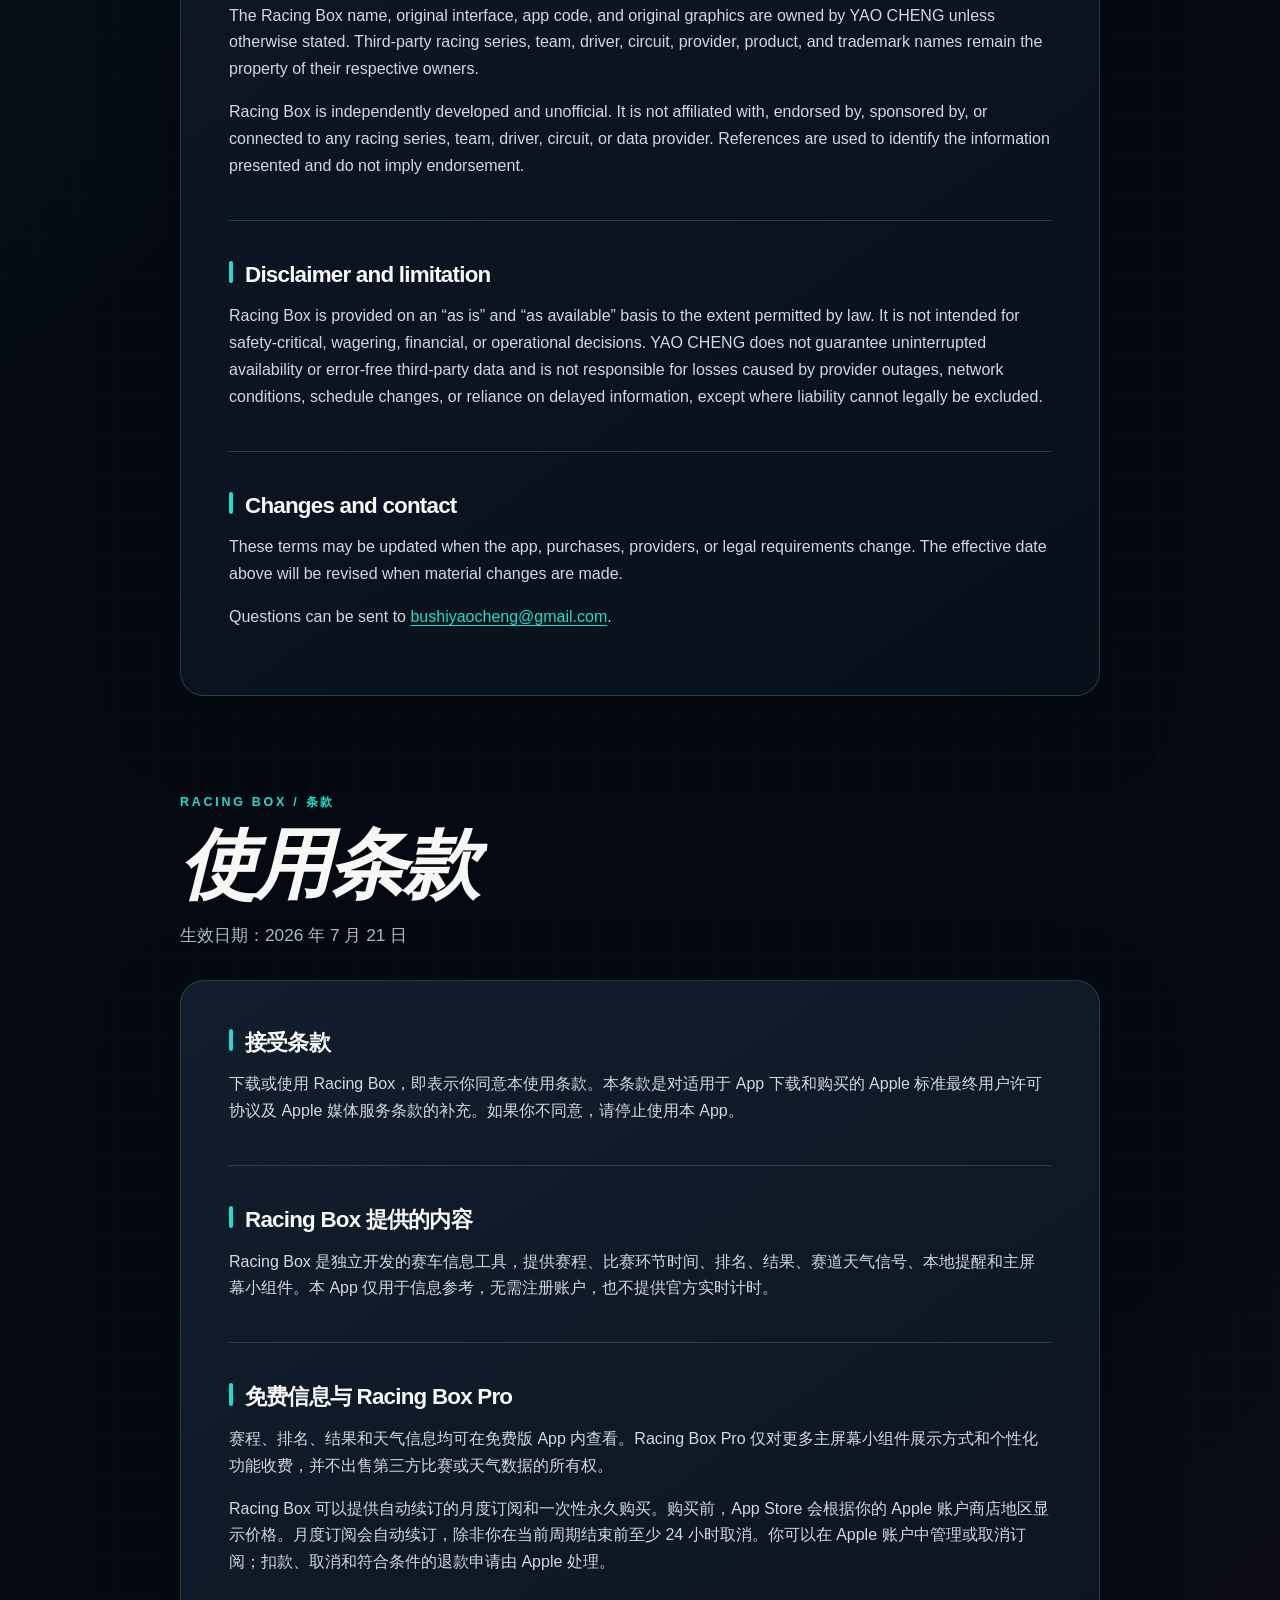
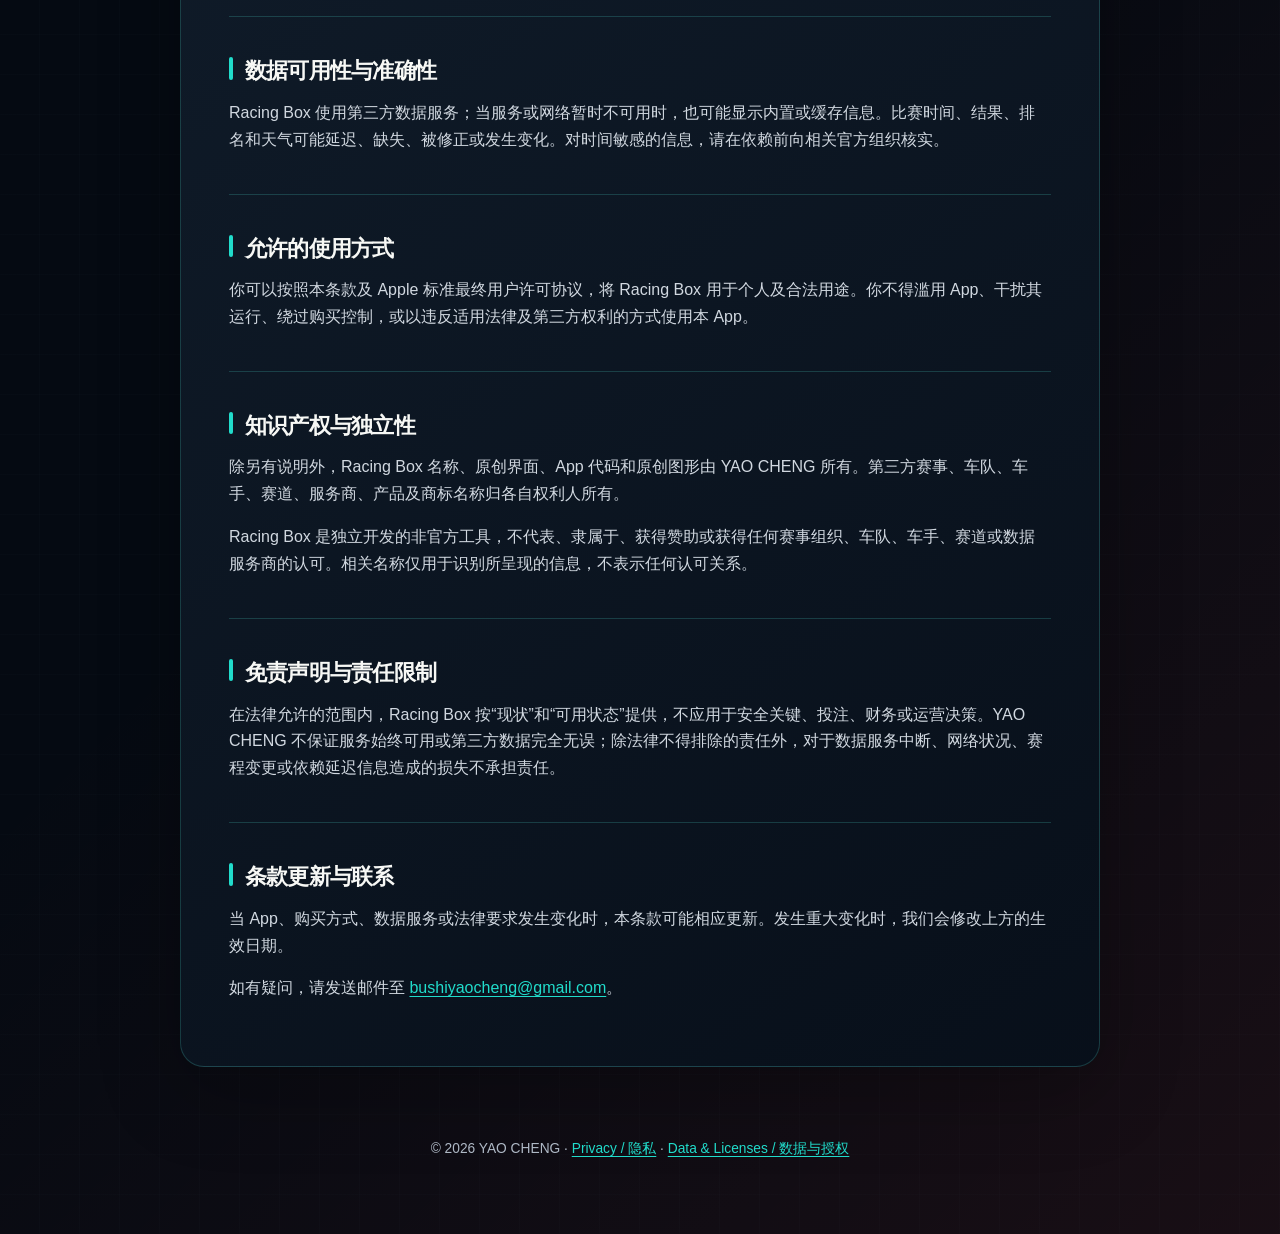
<file: terms.html>
<!doctype html>
<html lang="en">
<head>
  <meta charset="utf-8">
  <meta name="viewport" content="width=device-width, initial-scale=1">
  <meta name="description" content="Terms of Use for Racing Box on iPhone.">
  <title>Racing Box — Terms of Use</title>
  <link rel="stylesheet" href="styles.css">
</head>
<body>
  <main class="shell article-shell">
    <nav class="top-nav" aria-label="Primary navigation">
      <a href="index.html">← Racing Box</a>
      <a href="privacy.html">Privacy</a>
      <a href="data-licenses.html">Data &amp; Licenses</a>
    </nav>

    <header class="article-header">
      <p class="eyebrow">RACING BOX / TERMS</p>
      <h1>Terms of Use</h1>
      <p>Effective July 21, 2026</p>
    </header>

    <article class="content-card legal-copy">
      <section>
        <h2>Acceptance</h2>
        <p>By downloading or using Racing Box, you agree to these Terms of Use. These terms supplement the Apple Standard End User License Agreement and the Apple Media Services terms that apply to your download and purchases. If you do not agree, do not use the app.</p>
      </section>

      <section>
        <h2>What Racing Box provides</h2>
        <p>Racing Box is an independent motorsport utility for schedules, session times, standings, results, circuit weather signals, local reminders, and Home Screen widgets. It is informational only, does not require an account, and does not provide official live timing.</p>
      </section>

      <section>
        <h2>Free information and Racing Box Pro</h2>
        <p>Schedules, standings, results, and weather information remain available to view in the free app. Racing Box Pro charges only for additional Home Screen widget presentations and personalization; it does not sell ownership of third-party race or weather data.</p>
        <p>Racing Box may offer an auto-renewable monthly subscription and a one-time lifetime purchase. The App Store displays the price for your Apple Account storefront before purchase. A monthly subscription renews automatically unless canceled at least 24 hours before the end of the current period. You can manage or cancel it in your Apple Account. Apple processes charges, cancellations, and eligible refund requests.</p>
      </section>

      <section>
        <h2>Data availability and accuracy</h2>
        <p>Racing Box uses third-party data services and may also show bundled or cached information when a service or network is unavailable. Session times, results, standings, and weather can be delayed, incomplete, corrected, or changed. You should verify time-sensitive information with the relevant official organizer before relying on it.</p>
      </section>

      <section>
        <h2>Permitted use</h2>
        <p>You may use Racing Box for personal and lawful purposes in accordance with these terms and the Apple Standard EULA. You may not misuse the app, interfere with its operation, bypass purchase controls, or use it in a way that violates applicable law or third-party rights.</p>
      </section>

      <section>
        <h2>Intellectual property and independence</h2>
        <p>The Racing Box name, original interface, app code, and original graphics are owned by YAO CHENG unless otherwise stated. Third-party racing series, team, driver, circuit, provider, product, and trademark names remain the property of their respective owners.</p>
        <p>Racing Box is independently developed and unofficial. It is not affiliated with, endorsed by, sponsored by, or connected to any racing series, team, driver, circuit, or data provider. References are used to identify the information presented and do not imply endorsement.</p>
      </section>

      <section>
        <h2>Disclaimer and limitation</h2>
        <p>Racing Box is provided on an “as is” and “as available” basis to the extent permitted by law. It is not intended for safety-critical, wagering, financial, or operational decisions. YAO CHENG does not guarantee uninterrupted availability or error-free third-party data and is not responsible for losses caused by provider outages, network conditions, schedule changes, or reliance on delayed information, except where liability cannot legally be excluded.</p>
      </section>

      <section>
        <h2>Changes and contact</h2>
        <p>These terms may be updated when the app, purchases, providers, or legal requirements change. The effective date above will be revised when material changes are made.</p>
        <p>Questions can be sent to <a href="mailto:bushiyaocheng@gmail.com">bushiyaocheng@gmail.com</a>.</p>
      </section>
    </article>

    <header class="article-header language-header" lang="zh-Hans">
      <p class="eyebrow">RACING BOX / 条款</p>
      <h1>使用条款</h1>
      <p>生效日期：2026 年 7 月 21 日</p>
    </header>

    <article class="content-card legal-copy" lang="zh-Hans">
      <section>
        <h2>接受条款</h2>
        <p>下载或使用 Racing Box，即表示你同意本使用条款。本条款是对适用于 App 下载和购买的 Apple 标准最终用户许可协议及 Apple 媒体服务条款的补充。如果你不同意，请停止使用本 App。</p>
      </section>

      <section>
        <h2>Racing Box 提供的内容</h2>
        <p>Racing Box 是独立开发的赛车信息工具，提供赛程、比赛环节时间、排名、结果、赛道天气信号、本地提醒和主屏幕小组件。本 App 仅用于信息参考，无需注册账户，也不提供官方实时计时。</p>
      </section>

      <section>
        <h2>免费信息与 Racing Box Pro</h2>
        <p>赛程、排名、结果和天气信息均可在免费版 App 内查看。Racing Box Pro 仅对更多主屏幕小组件展示方式和个性化功能收费，并不出售第三方比赛或天气数据的所有权。</p>
        <p>Racing Box 可以提供自动续订的月度订阅和一次性永久购买。购买前，App Store 会根据你的 Apple 账户商店地区显示价格。月度订阅会自动续订，除非你在当前周期结束前至少 24 小时取消。你可以在 Apple 账户中管理或取消订阅；扣款、取消和符合条件的退款申请由 Apple 处理。</p>
      </section>

      <section>
        <h2>数据可用性与准确性</h2>
        <p>Racing Box 使用第三方数据服务；当服务或网络暂时不可用时，也可能显示内置或缓存信息。比赛时间、结果、排名和天气可能延迟、缺失、被修正或发生变化。对时间敏感的信息，请在依赖前向相关官方组织核实。</p>
      </section>

      <section>
        <h2>允许的使用方式</h2>
        <p>你可以按照本条款及 Apple 标准最终用户许可协议，将 Racing Box 用于个人及合法用途。你不得滥用 App、干扰其运行、绕过购买控制，或以违反适用法律及第三方权利的方式使用本 App。</p>
      </section>

      <section>
        <h2>知识产权与独立性</h2>
        <p>除另有说明外，Racing Box 名称、原创界面、App 代码和原创图形由 YAO CHENG 所有。第三方赛事、车队、车手、赛道、服务商、产品及商标名称归各自权利人所有。</p>
        <p>Racing Box 是独立开发的非官方工具，不代表、隶属于、获得赞助或获得任何赛事组织、车队、车手、赛道或数据服务商的认可。相关名称仅用于识别所呈现的信息，不表示任何认可关系。</p>
      </section>

      <section>
        <h2>免责声明与责任限制</h2>
        <p>在法律允许的范围内，Racing Box 按“现状”和“可用状态”提供，不应用于安全关键、投注、财务或运营决策。YAO CHENG 不保证服务始终可用或第三方数据完全无误；除法律不得排除的责任外，对于数据服务中断、网络状况、赛程变更或依赖延迟信息造成的损失不承担责任。</p>
      </section>

      <section>
        <h2>条款更新与联系</h2>
        <p>当 App、购买方式、数据服务或法律要求发生变化时，本条款可能相应更新。发生重大变化时，我们会修改上方的生效日期。</p>
        <p>如有疑问，请发送邮件至 <a href="mailto:bushiyaocheng@gmail.com">bushiyaocheng@gmail.com</a>。</p>
      </section>
    </article>

    <footer>
      <p>© 2026 YAO CHENG · <a href="privacy.html">Privacy / 隐私</a> · <a href="data-licenses.html">Data &amp; Licenses / 数据与授权</a></p>
    </footer>
  </main>
</body>
</html>
</file>
<file: styles.css>
:root {
  color-scheme: dark;
  --background: #050a12;
  --panel: rgba(13, 23, 35, 0.92);
  --panel-strong: #0d1723;
  --line: rgba(79, 230, 214, 0.2);
  --text: #f7f8f5;
  --muted: #aeb8c5;
  --cyan: #21dccb;
  --green: #43de7f;
  --orange: #ff7b20;
  --max-width: 920px;
}

* {
  box-sizing: border-box;
}

html {
  background: var(--background);
}

body {
  margin: 0;
  min-height: 100vh;
  color: var(--text);
  background:
    linear-gradient(135deg, rgba(33, 220, 203, 0.08), transparent 36%),
    linear-gradient(315deg, rgba(255, 66, 54, 0.08), transparent 30%),
    repeating-linear-gradient(90deg, transparent 0 39px, rgba(116, 156, 180, 0.035) 40px),
    repeating-linear-gradient(0deg, transparent 0 39px, rgba(116, 156, 180, 0.035) 40px),
    var(--background);
  font-family: Inter, ui-sans-serif, -apple-system, BlinkMacSystemFont, "SF Pro Display", "Helvetica Neue", Arial, sans-serif;
  line-height: 1.68;
}

a {
  color: var(--cyan);
  text-underline-offset: 0.2em;
}

.shell {
  width: min(calc(100% - 40px), var(--max-width));
  margin: 0 auto;
  padding: 76px 0 44px;
}

.hero {
  display: flex;
  align-items: center;
  gap: 24px;
  padding: 48px 0 56px;
}

.brand-mark {
  display: grid;
  flex: 0 0 auto;
  width: 82px;
  height: 82px;
  place-items: center;
  border: 2px solid var(--cyan);
  border-radius: 24px;
  color: var(--cyan);
  background: rgba(33, 220, 203, 0.08);
  box-shadow: 0 0 40px rgba(33, 220, 203, 0.18);
  font-size: 40px;
  font-style: italic;
  font-weight: 900;
}

.eyebrow {
  margin: 0 0 8px;
  color: var(--cyan);
  font-size: 0.78rem;
  font-weight: 800;
  letter-spacing: 0.22em;
}

h1,
h2 {
  line-height: 1.14;
  letter-spacing: -0.035em;
}

h1 {
  margin: 0;
  font-size: clamp(2.5rem, 9vw, 5rem);
  font-style: italic;
  font-weight: 900;
  text-transform: uppercase;
}

h2 {
  margin: 0 0 12px;
  font-size: 1.4rem;
}

.lede,
.article-header > p:last-child {
  max-width: 680px;
  margin: 12px 0 0;
  color: var(--muted);
  font-size: 1.08rem;
}

.card-grid {
  display: grid;
  grid-template-columns: repeat(2, minmax(0, 1fr));
  gap: 18px;
}

.resource-card,
.content-card,
.language-note {
  border: 1px solid var(--line);
  border-radius: 24px;
  background: linear-gradient(145deg, rgba(18, 31, 46, 0.96), rgba(8, 16, 27, 0.96));
  box-shadow: 0 24px 80px rgba(0, 0, 0, 0.26);
}

.resource-card {
  min-height: 270px;
  padding: 30px;
  color: var(--text);
  text-decoration: none;
  transition: transform 180ms ease, border-color 180ms ease;
}

.resource-card:hover {
  transform: translateY(-4px);
  border-color: rgba(33, 220, 203, 0.55);
}

.resource-card p {
  color: var(--muted);
}

.card-index,
.card-link {
  color: var(--cyan);
  font-size: 0.78rem;
  font-weight: 800;
  letter-spacing: 0.08em;
  text-transform: uppercase;
}

.card-index {
  display: block;
  margin-bottom: 48px;
}

.card-link {
  display: inline-block;
  margin-top: 12px;
}

.language-note {
  margin-top: 18px;
  padding: 22px 26px;
  color: var(--muted);
}

.language-note p {
  margin: 0;
}

.top-nav {
  display: flex;
  justify-content: space-between;
  flex-wrap: wrap;
  gap: 24px;
  padding-bottom: 52px;
  font-weight: 750;
}

.top-nav a {
  text-decoration: none;
}

.article-header {
  padding: 24px 0 30px;
}

.article-header h1 {
  font-size: clamp(2.5rem, 8vw, 4.8rem);
}

.language-header {
  margin-top: 72px;
}

.content-card {
  padding: clamp(24px, 5vw, 48px);
}

.content-card section + section {
  margin-top: 40px;
  padding-top: 40px;
  border-top: 1px solid var(--line);
}

.content-card p,
.content-card li {
  color: #d1d8e0;
}

.content-card ol,
.content-card ul {
  padding-left: 1.35em;
}

.content-card li + li {
  margin-top: 8px;
}

.legal-copy h2::before {
  content: "";
  display: inline-block;
  width: 4px;
  height: 1em;
  margin-right: 12px;
  border-radius: 2px;
  background: var(--cyan);
  vertical-align: -0.06em;
}

footer {
  padding: 56px 0 16px;
  color: var(--muted);
  font-size: 0.86rem;
  text-align: center;
}

@media (max-width: 640px) {
  .shell {
    width: min(calc(100% - 28px), var(--max-width));
    padding-top: 36px;
  }

  .hero {
    align-items: flex-start;
    padding-top: 28px;
  }

  .brand-mark {
    width: 58px;
    height: 58px;
    border-radius: 17px;
    font-size: 29px;
  }

  .card-grid {
    grid-template-columns: 1fr;
  }

  .resource-card {
    min-height: 220px;
  }

  .top-nav {
    padding-bottom: 28px;
  }
}
</file>
